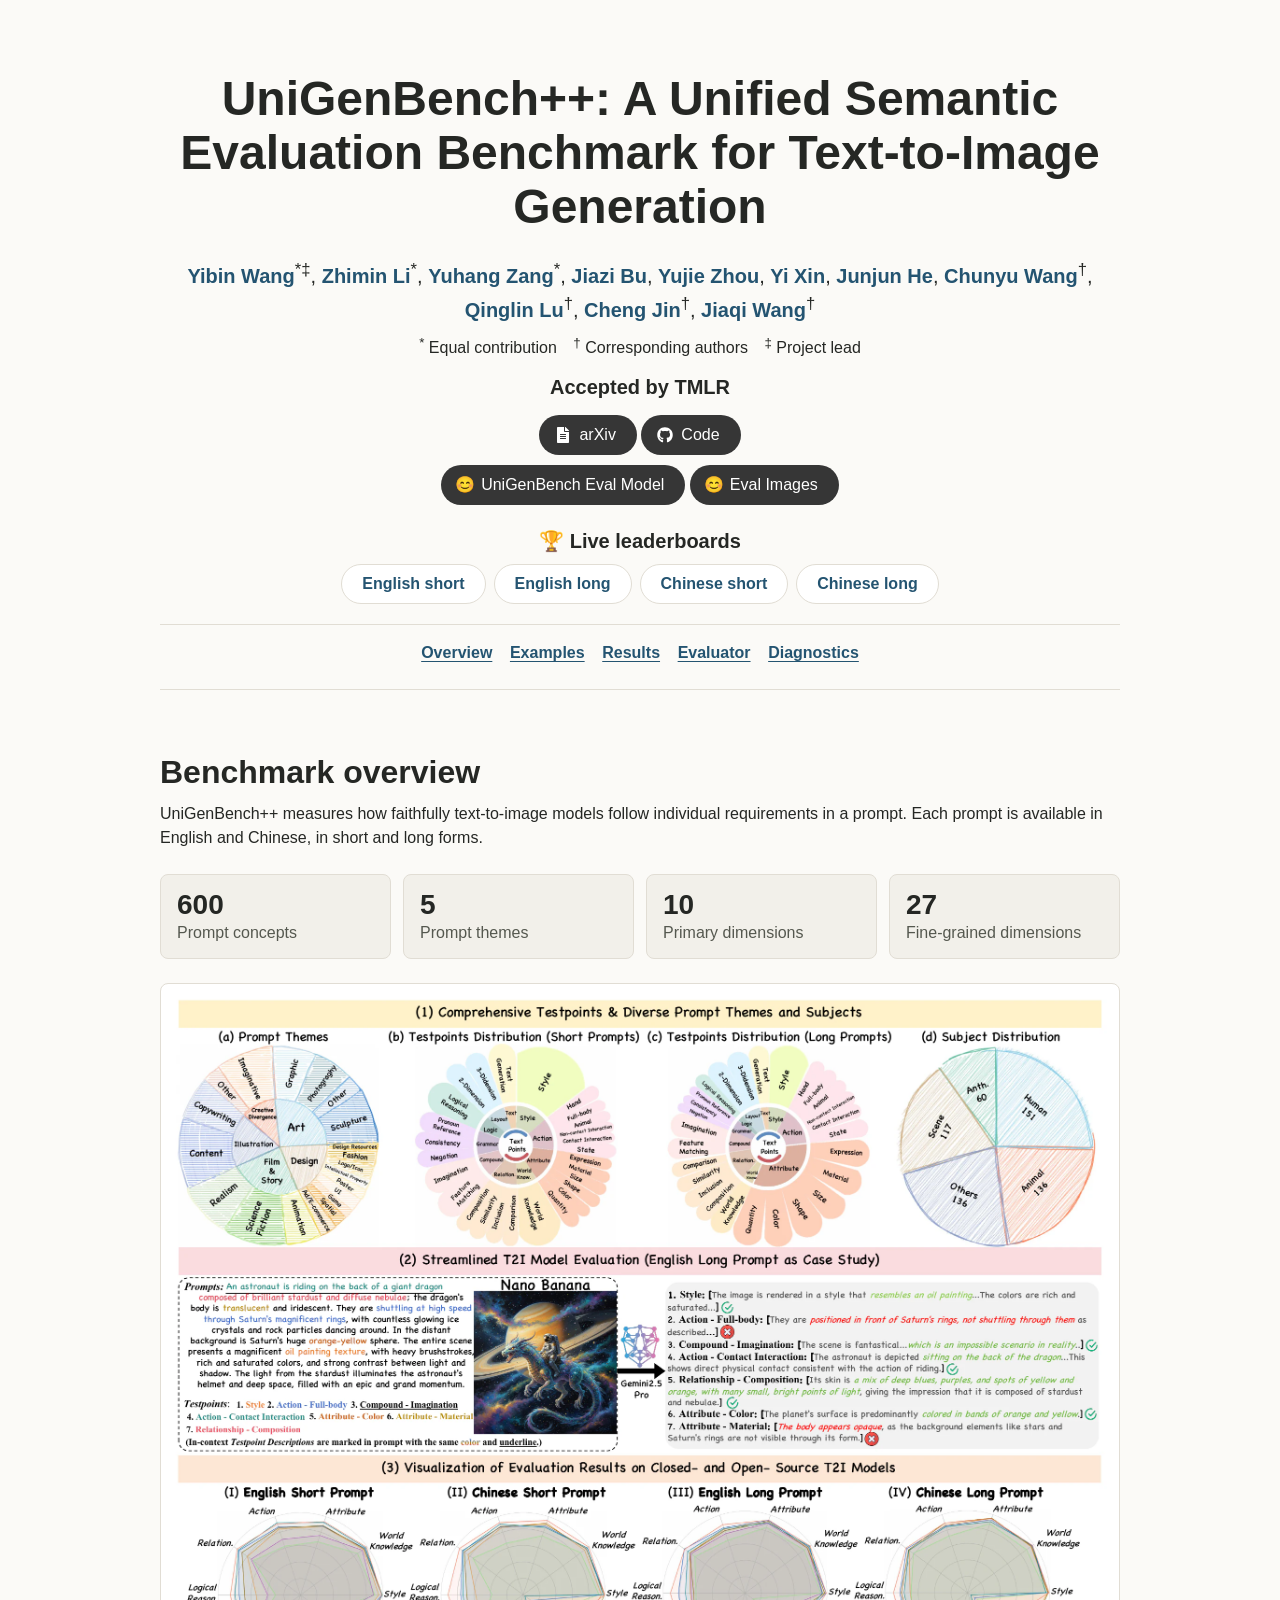
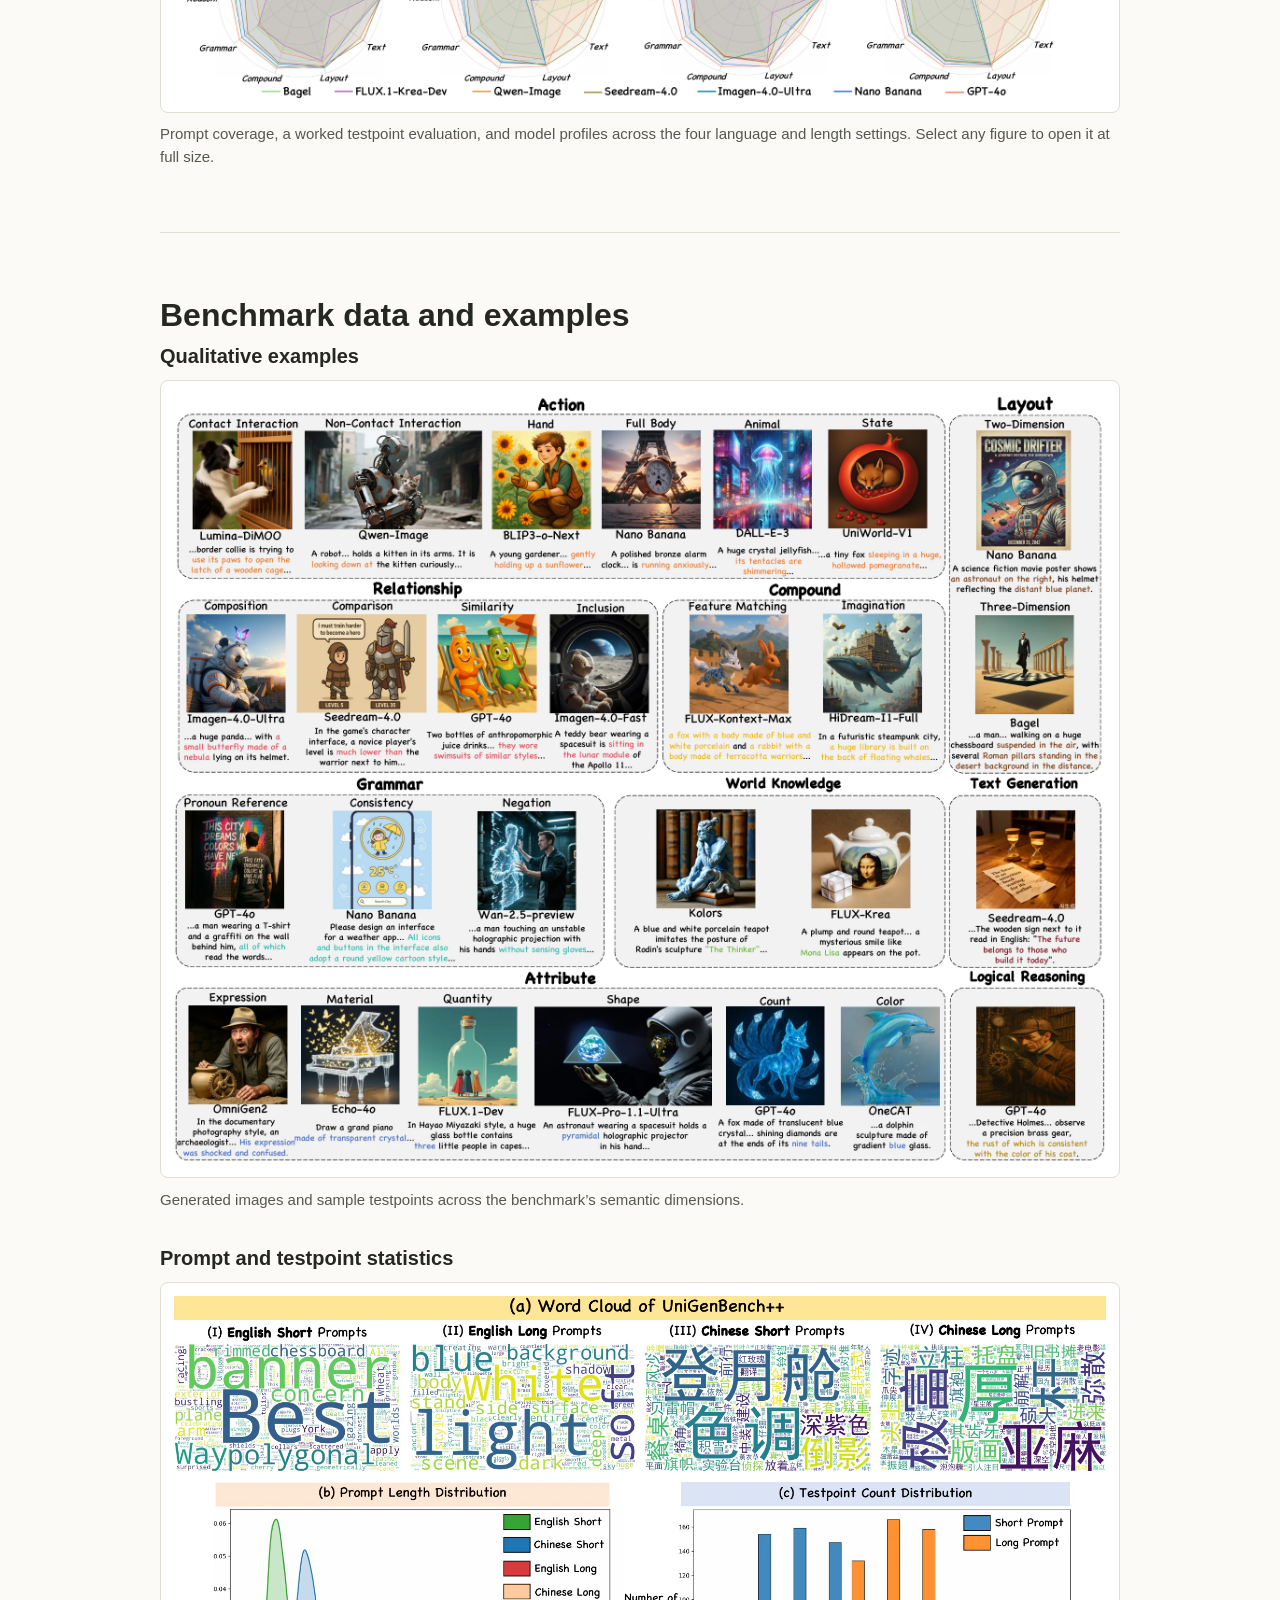
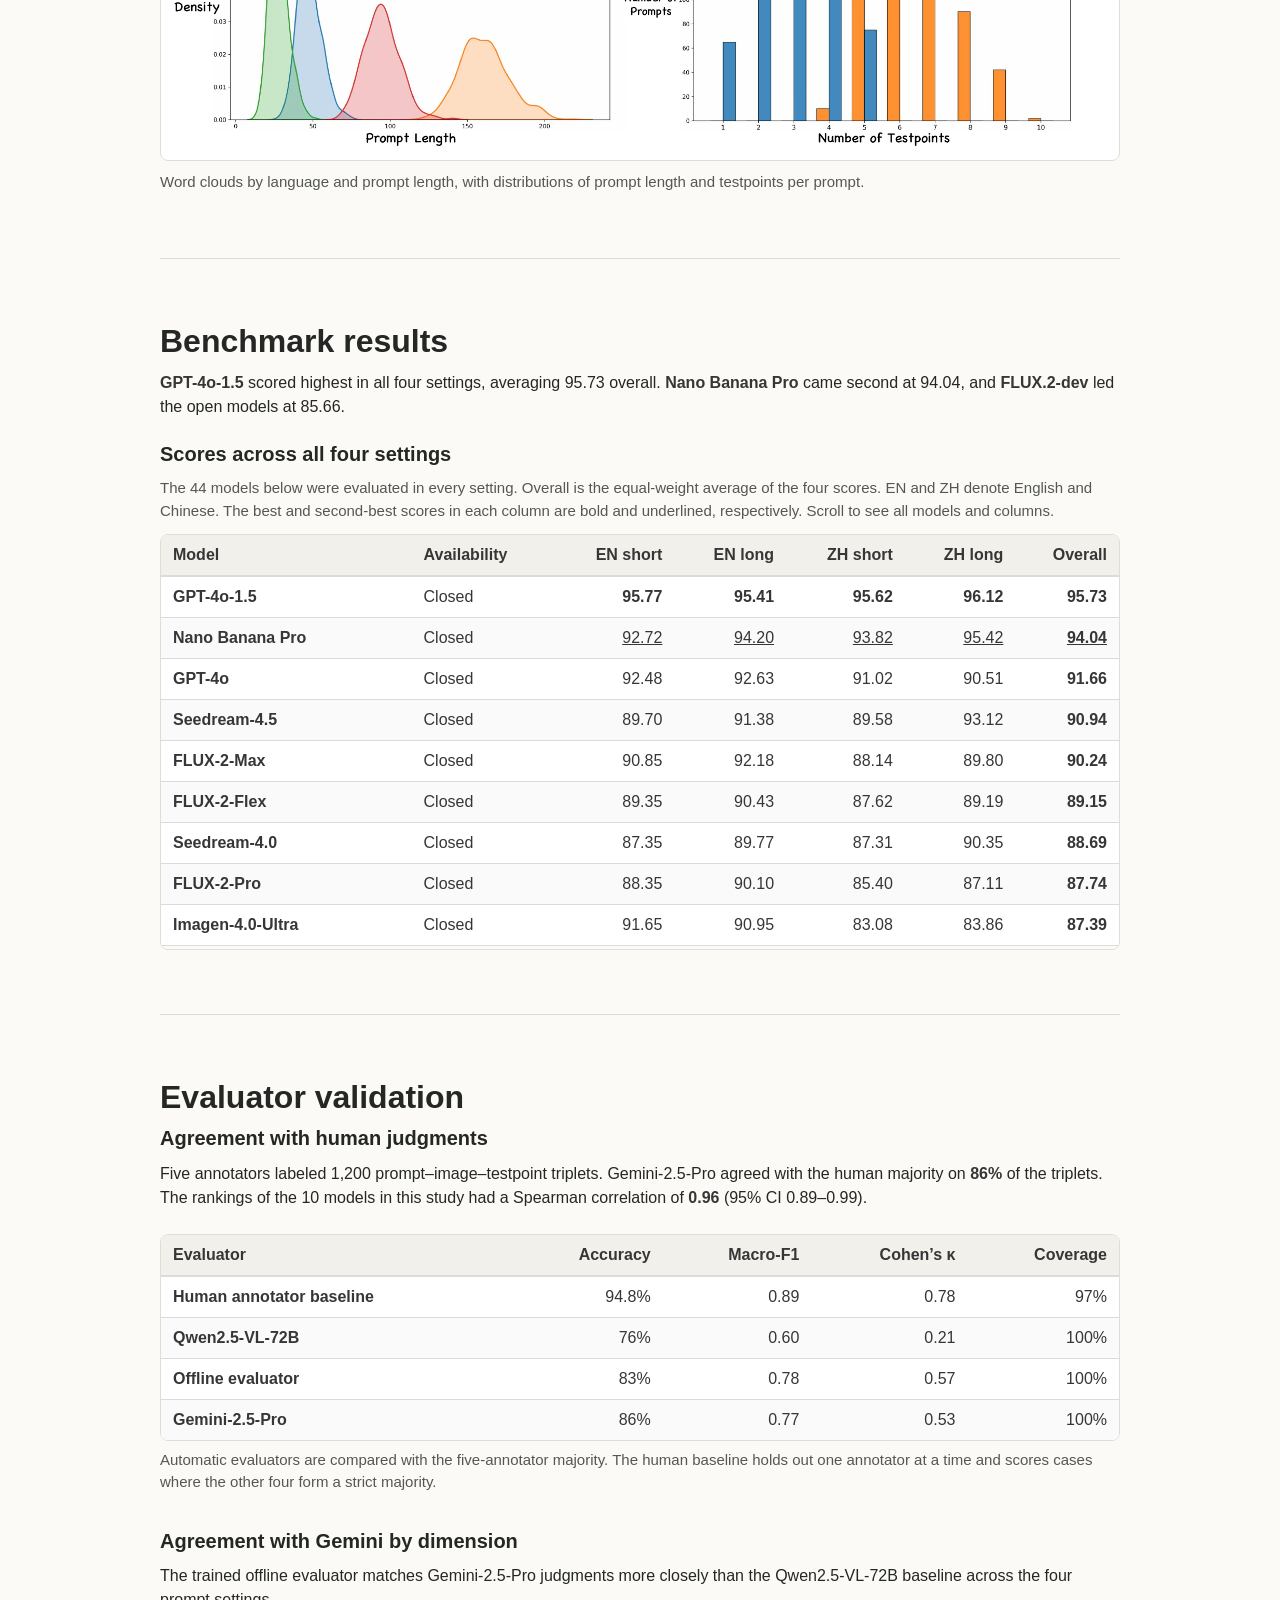
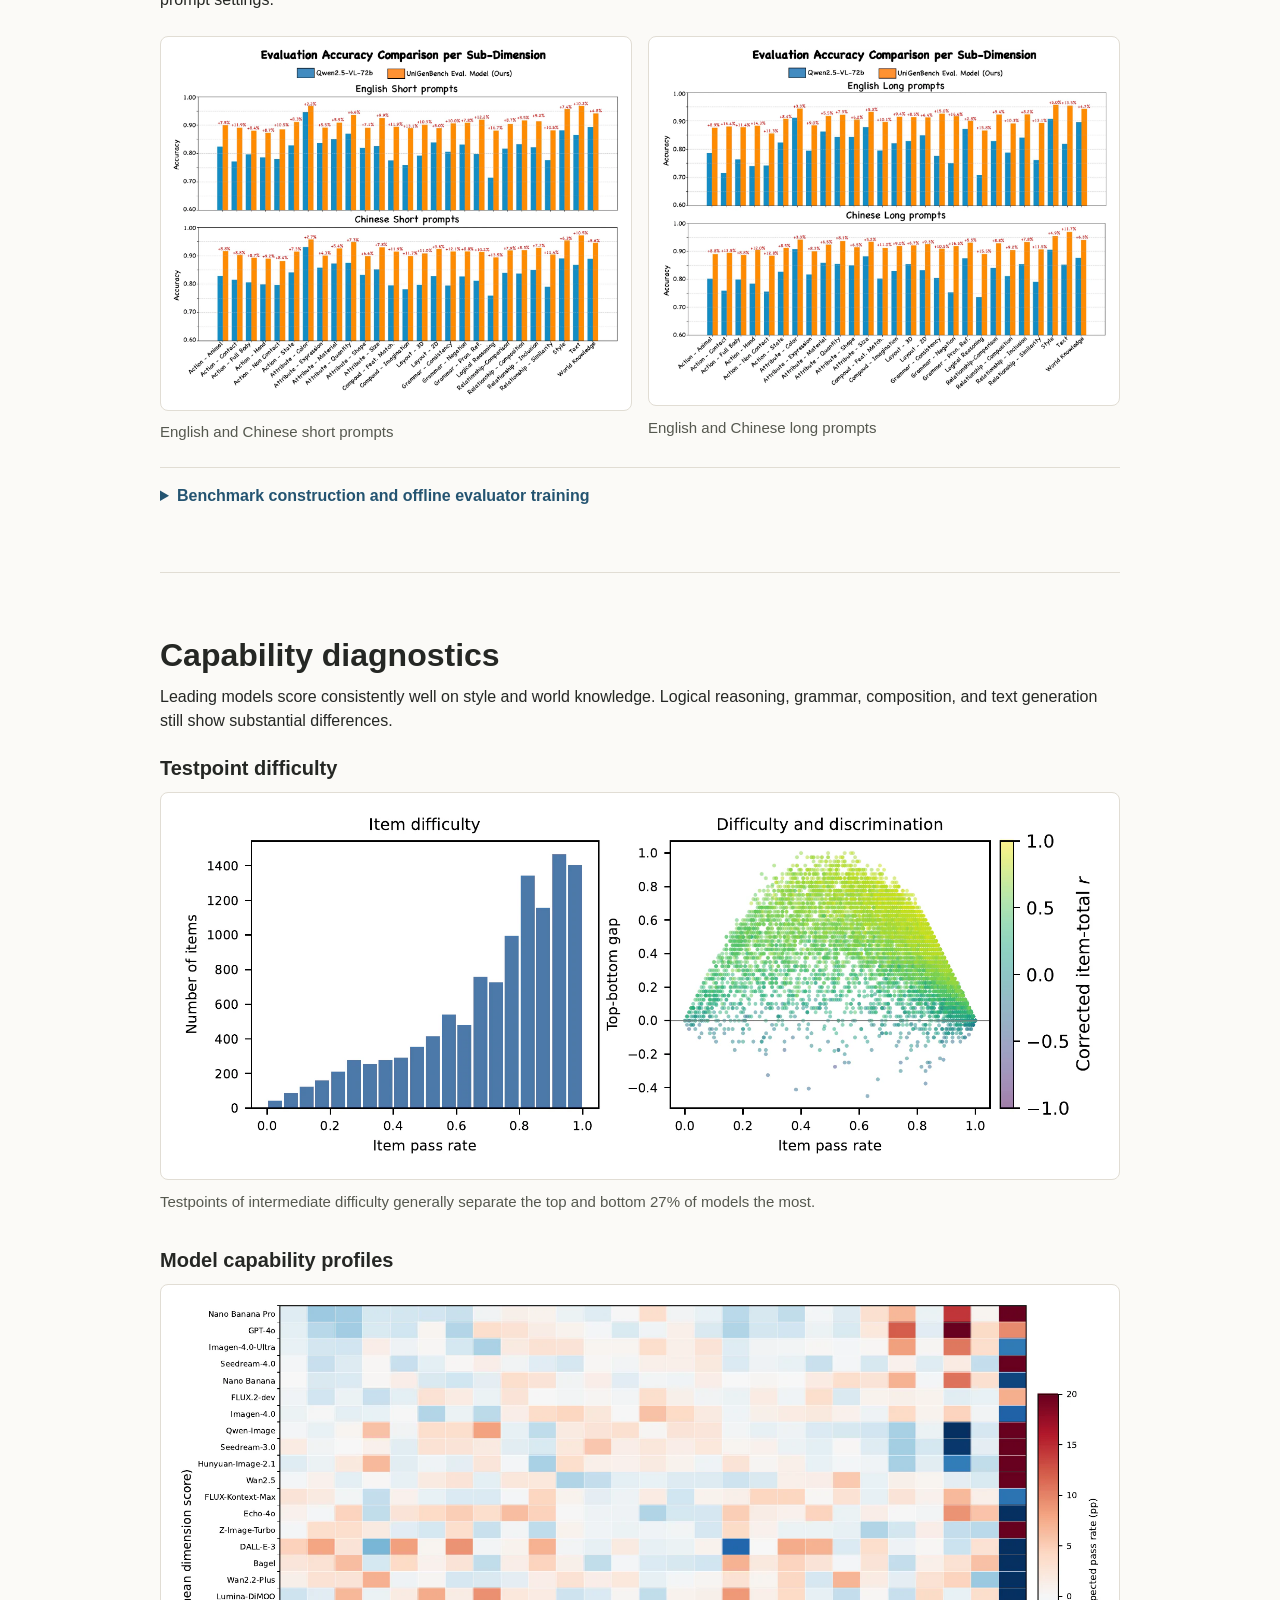
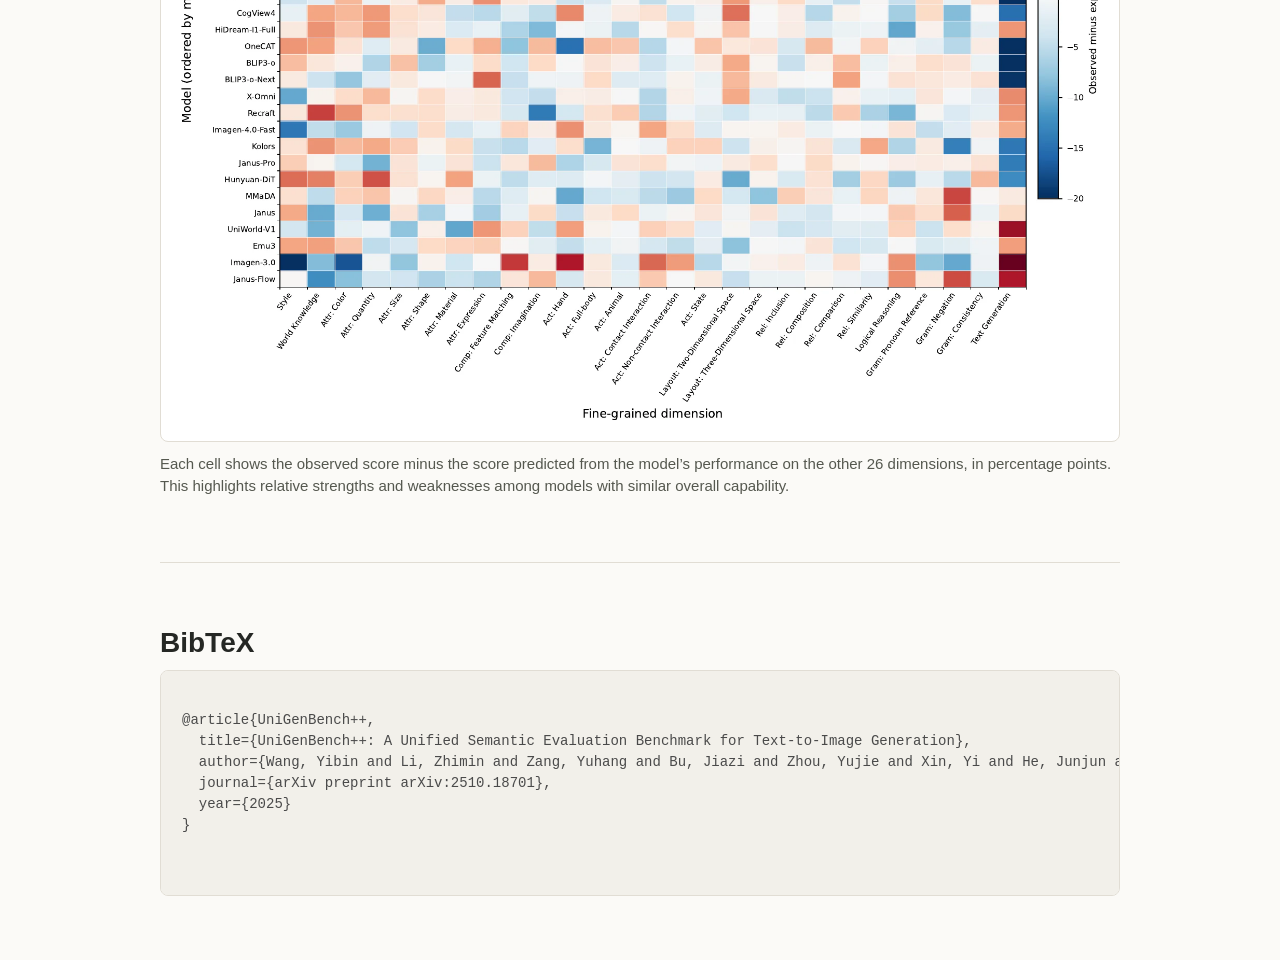
<file: docs/index.html>
<!DOCTYPE html>

<html lang="en">
<head>
  <meta charset="UTF-8">
  <meta name="description" content="UniGenBench++: A Unified Semantic Evaluation Benchmark for Text-to-Image Generation">
  <meta name="keywords" content="Text-to-image Generation,Semantic Evaluation, Benchmark">
  <meta name="viewport" content="width=device-width, initial-scale=1.0">
  <meta name="theme-color" content="#fbfaf7">
  <title>UniGenBench++</title>

  <link rel="shortcut icon" href="https://picx.zhimg.com/v2-cb40b1f8c3125f3cfb9a4538e1c0f2b7_l.jpg?source=32738c0c" type="image/x-icon">

  <link rel="stylesheet" href="./static/bulma.min.css">
  <link rel="stylesheet" href="./static/index.css?v=70b7894">
  <script defer src="./static/fontawesome.all.min.js"></script>
</head>
<body>

<section class="hero project-hero">
  <div class="hero-body">
    <div class="container is-max-desktop">
      <div class="columns is-centered">
        <div class="column has-text-centered">
          <h1 class="title is-1 publication-title is-bold">
            UniGenBench++: A Unified Semantic Evaluation Benchmark for Text-to-Image Generation
          </h1>
          <div class="is-size-5 publication-authors">
            <span class="author-block">
              <a href="https://codegoat24.github.io/"><b>Yibin Wang</b></a><sup>*‡</sup>,
            </span>
            <span class="author-block">
              <a href="https://scholar.google.com/citations?user=Lnr1FQEAAAAJ&hl=zh-CN"><b>Zhimin Li</b></a><sup>*</sup>,
            </span>
            <span class="author-block">
              <a href="https://yuhangzang.github.io/"><b>Yuhang Zang</b></a><sup>*</sup>,
            </span>
            <span class="author-block">
              <a href="https://scholar.google.com.hk/citations?user=a8h9Di4AAAAJ&hl=zh-TW"><b>Jiazi Bu</b></a>,
            </span>
            <span class="author-block">
              <a href="https://scholar.google.com.hk/citations?user=XLnXvPwAAAAJ&hl=zh-TW"><b>Yujie Zhou</b></a>,
            </span>
            <span class="author-block">
              <a href="https://scholar.google.com/citations?user=FbJyUYoAAAAJ&hl=zh-CN"><b>Yi Xin</b></a>,
            </span>
            <span class="author-block">
              <a href="https://scholar.google.com/citations?user=Z4LgebkAAAAJ&hl=zh-CN"><b>Junjun He</b></a>,
            </span>
            <span class="author-block">
              <a href="https://scholar.google.com/citations?user=VXQV5xwAAAAJ&hl=en"><b>Chunyu Wang</b></a><sup>†</sup>,
            </span>
            <span class="author-block">
              <a href="https://openreview.net/profile?id=%7EQinglin_Lu2"><b>Qinglin Lu</b></a><sup>†</sup>,
            </span>
            <span class="author-block">
              <a href="https://cjinfdu.github.io/"><b>Cheng Jin</b></a><sup>†</sup>,
            </span>
            <span class="author-block">
              <a href="https://myownskyw7.github.io/"><b>Jiaqi Wang</b></a><sup>†</sup>
            </span>
          </div>
          <div class="is-size-6 publication-authors mt-2">
            <span class="author-block mr-3"><sup>*</sup> Equal contribution</span>
            <span class="author-block mr-3"><sup>†</sup> Corresponding authors</span>
            <span class="author-block"><sup>‡</sup> Project lead</span>
          </div>
          <div class="column has-text-centered">
            <p class="is-size-5 has-text-weight-bold mb-2">Accepted by TMLR</p>
            <div class="publication-links">
              <span class="link-block">
                <a href="https://arxiv.org/pdf/2510.18701" class="external-link button is-normal is-rounded is-dark">
                  <span class="icon">
                    <i class="fas fa-file-alt" aria-hidden="true"></i>
                  </span>
                  <span>arXiv</span>
                </a>
              </span>
              <span class="link-block">
                <a href="https://github.com/CodeGoat24/UniGenBench" class="external-link button is-normal is-rounded is-dark">
                  <span class="icon">
                    <i class="fab fa-github" aria-hidden="true"></i>
                  </span>
                  <span>Code</span>
                </a>
              </span>
              <br>
              <span class="link-block">
                <a href="https://huggingface.co/CodeGoat24/UniGenBench-EvalModel-qwen-72b-v1" class="external-link button is-normal is-rounded is-dark">
                  <span class="icon">
                      😊
                  </span>
                  <span>UniGenBench Eval Model</span>
                  </a>
              </span>
              <span class="link-block">
                <a href="https://huggingface.co/datasets/CodeGoat24/UniGenBench-Eval-Images" class="external-link button is-normal is-rounded is-dark">
                  <span class="icon">
                      😊
                  </span>
                  <span>Eval Images</span>
                  </a>
              </span>
            </div>
          </div>
          <nav class="hero-leaderboards" aria-labelledby="leaderboards-label">
            <p id="leaderboards-label"><span aria-hidden="true">🏆</span> Live leaderboards</p>
            <div class="leaderboard-links">
              <a class="button is-rounded" href="https://huggingface.co/spaces/CodeGoat24/UniGenBench_Leaderboard">English short</a>
              <a class="button is-rounded" href="https://huggingface.co/spaces/CodeGoat24/UniGenBench_Leaderboard_English_Long">English long</a>
              <a class="button is-rounded" href="https://huggingface.co/spaces/CodeGoat24/UniGenBench_Leaderboard_Chinese">Chinese short</a>
              <a class="button is-rounded" href="https://huggingface.co/spaces/CodeGoat24/UniGenBench_Leaderboard_Chinese_Long">Chinese long</a>
            </div>
          </nav>
          <nav class="research-nav" aria-label="On this page">
            <a href="#overview">Overview</a>
            <a href="#examples">Examples</a>
            <a href="#results">Results</a>
            <a href="#evaluator">Evaluator</a>
            <a href="#diagnostics">Diagnostics</a>
          </nav>
        </div>
      </div>
    </div>
  </div>
</section>

<main>
  <section class="section research-section" id="overview" aria-labelledby="overview-heading">
    <div class="container is-max-desktop">
      <h2 class="title is-3" id="overview-heading">Benchmark overview</h2>
      <p class="section-intro">UniGenBench++ measures how faithfully text-to-image models follow individual requirements in a prompt. Each prompt is available in English and Chinese, in short and long forms.</p>

      <dl class="benchmark-stats">
        <div><dt>Prompt concepts</dt><dd>600</dd></div>
        <div><dt>Prompt themes</dt><dd>5</dd></div>
        <div><dt>Primary dimensions</dt><dd>10</dd></div>
        <div><dt>Fine-grained dimensions</dt><dd>27</dd></div>
      </dl>

      <figure class="research-figure">
        <a class="figure-image" href="./static/images/benchmark-overview.webp" target="_blank" rel="noopener" aria-label="Open the full-size benchmark overview">
          <img src="./static/images/benchmark-overview.webp" width="2000" height="1507" decoding="async" alt="Prompt themes and testpoint coverage, a worked example of image evaluation, and model performance profiles across four settings">
        </a>
        <figcaption>Prompt coverage, a worked testpoint evaluation, and model profiles across the four language and length settings. Select any figure to open it at full size.</figcaption>
      </figure>
    </div>
  </section>

  <section class="section research-section" id="examples" aria-labelledby="examples-heading">
    <div class="container is-max-desktop">
      <h2 class="title is-3" id="examples-heading">Benchmark data and examples</h2>
      <h3 class="title is-5">Qualitative examples</h3>
      <figure class="research-figure">
        <a class="figure-image" href="./static/images/qualitative-examples.webp" target="_blank" rel="noopener" aria-label="Open the full-size qualitative examples">
          <img src="./static/images/qualitative-examples.webp" width="2000" height="1654" loading="lazy" decoding="async" alt="Generated images illustrating evaluation criteria for actions, relationships, composition, grammar, world knowledge, text, attributes, layout, and logic">
        </a>
        <figcaption>Generated images and sample testpoints across the benchmark’s semantic dimensions.</figcaption>
      </figure>

      <div class="research-subsection">
        <h3 class="title is-5">Prompt and testpoint statistics</h3>
        <figure class="research-figure">
          <a class="figure-image" href="./static/images/benchmark-statistics.webp" target="_blank" rel="noopener" aria-label="Open the full-size benchmark statistics">
            <img src="./static/images/benchmark-statistics.webp" width="1800" height="874" loading="lazy" decoding="async" alt="English and Chinese word clouds and distributions of prompt lengths and testpoints per prompt">
          </a>
          <figcaption>Word clouds by language and prompt length, with distributions of prompt length and testpoints per prompt.</figcaption>
        </figure>
      </div>
    </div>
  </section>

  <section class="section research-section" id="results" aria-labelledby="results-heading">
    <div class="container is-max-desktop">
      <h2 class="title is-3" id="results-heading">Benchmark results</h2>
      <p class="section-intro"><strong>GPT-4o-1.5</strong> scored highest in all four settings, averaging 95.73 overall. <strong>Nano Banana Pro</strong> came second at 94.04, and <strong>FLUX.2-dev</strong> led the open models at 85.66.</p>

      <h3 class="title is-5" id="scores-heading">Scores across all four settings</h3>
      <p class="table-note" id="scores-note">The 44 models below were evaluated in every setting. Overall is the equal-weight average of the four scores. EN and ZH denote English and Chinese. The best and second-best scores in each column are bold and underlined, respectively. Scroll to see all models and columns.</p>
      <div class="table-scroll model-scores" tabindex="0" role="region" aria-labelledby="scores-heading" aria-describedby="scores-note">
        <table class="table is-striped is-fullwidth research-table">
          <thead>
            <tr>
              <th scope="col">Model</th>
              <th scope="col">Availability</th>
              <th scope="col">EN short</th>
              <th scope="col">EN long</th>
              <th scope="col">ZH short</th>
              <th scope="col">ZH long</th>
              <th scope="col">Overall</th>
            </tr>
          </thead>
          <tbody>
            <tr><th scope="row">GPT-4o-1.5</th><td>Closed</td><td><strong>95.77</strong></td><td><strong>95.41</strong></td><td><strong>95.62</strong></td><td><strong>96.12</strong></td><td><strong>95.73</strong></td></tr>
            <tr><th scope="row">Nano Banana Pro</th><td>Closed</td><td><u>92.72</u></td><td><u>94.20</u></td><td><u>93.82</u></td><td><u>95.42</u></td><td><u>94.04</u></td></tr>
            <tr><th scope="row">GPT-4o</th><td>Closed</td><td>92.48</td><td>92.63</td><td>91.02</td><td>90.51</td><td>91.66</td></tr>
            <tr><th scope="row">Seedream-4.5</th><td>Closed</td><td>89.70</td><td>91.38</td><td>89.58</td><td>93.12</td><td>90.94</td></tr>
            <tr><th scope="row">FLUX-2-Max</th><td>Closed</td><td>90.85</td><td>92.18</td><td>88.14</td><td>89.80</td><td>90.24</td></tr>
            <tr><th scope="row">FLUX-2-Flex</th><td>Closed</td><td>89.35</td><td>90.43</td><td>87.62</td><td>89.19</td><td>89.15</td></tr>
            <tr><th scope="row">Seedream-4.0</th><td>Closed</td><td>87.35</td><td>89.77</td><td>87.31</td><td>90.35</td><td>88.69</td></tr>
            <tr><th scope="row">FLUX-2-Pro</th><td>Closed</td><td>88.35</td><td>90.10</td><td>85.40</td><td>87.11</td><td>87.74</td></tr>
            <tr><th scope="row">Imagen-4.0-Ultra</th><td>Closed</td><td>91.65</td><td>90.95</td><td>83.08</td><td>83.86</td><td>87.39</td></tr>
            <tr><th scope="row">FLUX.2-dev</th><td>Open</td><td>84.76</td><td>90.31</td><td>81.44</td><td>86.12</td><td>85.66</td></tr>
            <tr><th scope="row">Nano Banana</th><td>Closed</td><td>87.29</td><td>88.82</td><td>80.45</td><td>83.17</td><td>84.93</td></tr>
            <tr><th scope="row">Z-Image</th><td>Open</td><td>78.10</td><td>86.77</td><td>81.69</td><td>89.17</td><td>83.93</td></tr>
            <tr><th scope="row">Imagen-4.0</th><td>Closed</td><td>85.84</td><td>85.34</td><td>79.52</td><td>79.90</td><td>82.65</td></tr>
            <tr><th scope="row">Qwen-Image</th><td>Open</td><td>78.36</td><td>83.94</td><td>81.04</td><td>86.91</td><td>82.56</td></tr>
            <tr><th scope="row">Seedream-3.0</th><td>Closed</td><td>78.41</td><td>80.99</td><td>81.68</td><td>86.14</td><td>81.80</td></tr>
            <tr><th scope="row">Wan2.5</th><td>Closed</td><td>77.87</td><td>84.56</td><td>78.86</td><td>84.36</td><td>81.41</td></tr>
            <tr><th scope="row">Hunyuan-Image-2.1</th><td>Open</td><td>74.64</td><td>82.19</td><td>77.76</td><td>87.01</td><td>80.40</td></tr>
            <tr><th scope="row">FLUX.2-Klein-base-9b</th><td>Open</td><td>79.35</td><td>86.45</td><td>73.81</td><td>81.41</td><td>80.25</td></tr>
            <tr><th scope="row">FLUX.2-Klein-9b</th><td>Open</td><td>78.28</td><td>85.06</td><td>75.19</td><td>81.74</td><td>80.07</td></tr>
            <tr><th scope="row">LongCat-Image</th><td>Open</td><td>73.54</td><td>81.28</td><td>75.97</td><td>83.14</td><td>78.48</td></tr>
            <tr><th scope="row">Z-Image-Turbo</th><td>Open</td><td>71.40</td><td>80.72</td><td>74.18</td><td>83.69</td><td>77.50</td></tr>
            <tr><th scope="row">FLUX-Kontext-Max</th><td>Closed</td><td>80.00</td><td>80.88</td><td>71.85</td><td>75.24</td><td>76.99</td></tr>
            <tr><th scope="row">Echo-4o</th><td>Open</td><td>69.12</td><td>76.41</td><td>72.40</td><td>78.31</td><td>74.06</td></tr>
            <tr><th scope="row">GLM-Image</th><td>Open</td><td>67.23</td><td>75.48</td><td>70.57</td><td>79.11</td><td>73.10</td></tr>
            <tr><th scope="row">DALL-E-3</th><td>Closed</td><td>68.85</td><td>70.82</td><td>67.93</td><td>71.16</td><td>69.69</td></tr>
            <tr><th scope="row">Bagel</th><td>Open</td><td>59.91</td><td>71.26</td><td>65.69</td><td>75.75</td><td>68.15</td></tr>
            <tr><th scope="row">Wan2.2-Plus</th><td>Closed</td><td>64.82</td><td>68.76</td><td>66.96</td><td>70.05</td><td>67.65</td></tr>
            <tr><th scope="row">OmniGen2</th><td>Open</td><td>63.09</td><td>71.39</td><td>63.20</td><td>70.75</td><td>67.11</td></tr>
            <tr><th scope="row">Lumina-DiMOO</th><td>Open</td><td>71.12</td><td>71.81</td><td>58.35</td><td>63.80</td><td>66.27</td></tr>
            <tr><th scope="row">HiDream-I1-Full</th><td>Open</td><td>71.36</td><td>74.25</td><td>50.65</td><td>50.70</td><td>61.74</td></tr>
            <tr><th scope="row">CogView4</th><td>Open</td><td>56.00</td><td>67.68</td><td>55.14</td><td>68.09</td><td>61.73</td></tr>
            <tr><th scope="row">OneCAT</th><td>Open</td><td>58.28</td><td>62.80</td><td>56.77</td><td>61.40</td><td>59.81</td></tr>
            <tr><th scope="row">BLIP3-o</th><td>Open</td><td>59.57</td><td>61.01</td><td>59.25</td><td>59.25</td><td>59.77</td></tr>
            <tr><th scope="row">Recraft</th><td>Closed</td><td>62.63</td><td>60.93</td><td>57.67</td><td>56.90</td><td>59.53</td></tr>
            <tr><th scope="row">X-Omni</th><td>Open</td><td>53.77</td><td>67.00</td><td>53.69</td><td>62.18</td><td>59.16</td></tr>
            <tr><th scope="row">BLIP3-o-Next</th><td>Open</td><td>65.15</td><td>71.03</td><td>44.48</td><td>54.55</td><td>58.80</td></tr>
            <tr><th scope="row">Kolors</th><td>Open</td><td>46.07</td><td>53.60</td><td>58.80</td><td>65.12</td><td>55.90</td></tr>
            <tr><th scope="row">Janus-Pro</th><td>Open</td><td>61.36</td><td>71.11</td><td>30.83</td><td>60.21</td><td>55.88</td></tr>
            <tr><th scope="row">Hunyuan-DiT</th><td>Open</td><td>51.38</td><td>54.88</td><td>53.36</td><td>55.57</td><td>53.80</td></tr>
            <tr><th scope="row">Janus</th><td>Open</td><td>51.60</td><td>60.37</td><td>30.98</td><td>33.63</td><td>44.14</td></tr>
            <tr><th scope="row">MMaDA</th><td>Open</td><td>41.35</td><td>40.10</td><td>44.00</td><td>50.61</td><td>44.02</td></tr>
            <tr><th scope="row">UniWorld-V1</th><td>Open</td><td>63.11</td><td>69.60</td><td>15.21</td><td>21.50</td><td>42.35</td></tr>
            <tr><th scope="row">Emu3</th><td>Open</td><td>45.42</td><td>50.95</td><td>33.91</td><td>35.95</td><td>41.56</td></tr>
            <tr><th scope="row">Janus-Flow</th><td>Open</td><td>47.10</td><td>54.80</td><td>20.93</td><td>23.09</td><td>36.48</td></tr>
          </tbody>
        </table>
      </div>
    </div>
  </section>

  <section class="section research-section" id="evaluator" aria-labelledby="evaluator-heading">
    <div class="container is-max-desktop">
      <h2 class="title is-3" id="evaluator-heading">Evaluator validation</h2>
      <h3 class="title is-5" id="human-heading">Agreement with human judgments</h3>
      <p class="section-intro">Five annotators labeled 1,200 prompt–image–testpoint triplets. Gemini-2.5-Pro agreed with the human majority on <strong>86%</strong> of the triplets. The rankings of the 10 models in this study had a Spearman correlation of <strong>0.96</strong> (95% CI 0.89–0.99).</p>
      <div class="table-scroll" tabindex="0" role="region" aria-labelledby="human-heading" aria-describedby="human-note">
        <table class="table is-striped is-fullwidth research-table">
          <thead>
            <tr>
              <th scope="col">Evaluator</th>
              <th scope="col">Accuracy</th>
              <th scope="col">Macro-F1</th>
              <th scope="col">Cohen’s κ</th>
              <th scope="col">Coverage</th>
            </tr>
          </thead>
          <tbody>
            <tr><th scope="row">Human annotator baseline</th><td>94.8%</td><td>0.89</td><td>0.78</td><td>97%</td></tr>
            <tr><th scope="row">Qwen2.5-VL-72B</th><td>76%</td><td>0.60</td><td>0.21</td><td>100%</td></tr>
            <tr><th scope="row">Offline evaluator</th><td>83%</td><td>0.78</td><td>0.57</td><td>100%</td></tr>
            <tr><th scope="row">Gemini-2.5-Pro</th><td>86%</td><td>0.77</td><td>0.53</td><td>100%</td></tr>
          </tbody>
        </table>
      </div>
      <p class="table-note" id="human-note">Automatic evaluators are compared with the five-annotator majority. The human baseline holds out one annotator at a time and scores cases where the other four form a strict majority.</p>

      <div class="research-subsection">
        <h3 class="title is-5">Agreement with Gemini by dimension</h3>
        <p class="section-intro">The trained offline evaluator matches Gemini-2.5-Pro judgments more closely than the Qwen2.5-VL-72B baseline across the four prompt settings.</p>
        <div class="figure-pair">
          <figure class="research-figure">
            <a class="figure-image" href="./static/images/evaluator-short-prompts.webp" target="_blank" rel="noopener" aria-label="Open the full-size short-prompt evaluator comparison">
              <img src="./static/images/evaluator-short-prompts.webp" width="1500" height="1171" loading="lazy" decoding="async" alt="Bar charts of agreement with Gemini for each evaluated dimension on English and Chinese short prompts">
            </a>
            <figcaption>English and Chinese short prompts</figcaption>
          </figure>
          <figure class="research-figure">
            <a class="figure-image" href="./static/images/evaluator-long-prompts.webp" target="_blank" rel="noopener" aria-label="Open the full-size long-prompt evaluator comparison">
              <img src="./static/images/evaluator-long-prompts.webp" width="1500" height="1156" loading="lazy" decoding="async" alt="Bar charts of agreement with Gemini for each evaluated dimension on English and Chinese long prompts">
            </a>
            <figcaption>English and Chinese long prompts</figcaption>
          </figure>
        </div>
      </div>

      <details class="pipeline-details">
        <summary>Benchmark construction and offline evaluator training</summary>
        <figure class="research-figure research-figure-narrow">
          <a class="figure-image" href="./static/images/evaluation-pipeline.webp" target="_blank" rel="noopener" aria-label="Open the full-size benchmark and evaluator pipeline">
            <img src="./static/images/evaluation-pipeline.webp" width="1440" height="2039" loading="lazy" decoding="async" alt="Pipeline for constructing prompts and testpoints, training the offline evaluator, and evaluating example images in English and Chinese">
          </a>
          <figcaption>How prompts and testpoints are constructed, how the offline evaluator is trained, and how it scores sample images in both languages.</figcaption>
        </figure>
      </details>
    </div>
  </section>

  <section class="section research-section" id="diagnostics" aria-labelledby="diagnostics-heading">
    <div class="container is-max-desktop">
      <h2 class="title is-3" id="diagnostics-heading">Capability diagnostics</h2>
      <p class="section-intro">Leading models score consistently well on style and world knowledge. Logical reasoning, grammar, composition, and text generation still show substantial differences.</p>

      <h3 class="title is-5">Testpoint difficulty</h3>
      <figure class="research-figure">
        <a class="figure-image" href="./static/images/testpoint-difficulty.webp" target="_blank" rel="noopener" aria-label="Open the full-size testpoint difficulty analysis">
          <img src="./static/images/testpoint-difficulty.webp" width="1800" height="698" loading="lazy" decoding="async" alt="Distribution of testpoint pass rates and the performance gap between top and bottom model groups at different pass rates">
        </a>
        <figcaption>Testpoints of intermediate difficulty generally separate the top and bottom 27% of models the most.</figcaption>
      </figure>

      <div class="research-subsection">
        <h3 class="title is-5">Model capability profiles</h3>
        <figure class="research-figure">
          <a class="figure-image" href="./static/images/residual-capabilities.webp" target="_blank" rel="noopener" aria-label="Open the full-size model capability profiles">
            <img src="./static/images/residual-capabilities.webp" width="1800" height="1412" loading="lazy" decoding="async" alt="Heatmap of the difference between observed and predicted scores for each model and fine-grained dimension">
          </a>
          <figcaption>Each cell shows the observed score minus the score predicted from the model’s performance on the other 26 dimensions, in percentage points. This highlights relative strengths and weaknesses among models with similar overall capability.</figcaption>
        </figure>
      </div>
    </div>
  </section>

<section class="section research-section" id="BibTeX">
  <div class="container is-max-desktop content">
    <h2 class="title">BibTeX</h2>
    <pre><code>
@article{UniGenBench++,
  title={UniGenBench++: A Unified Semantic Evaluation Benchmark for Text-to-Image Generation},
  author={Wang, Yibin and Li, Zhimin and Zang, Yuhang and Bu, Jiazi and Zhou, Yujie and Xin, Yi and He, Junjun and Wang, Chunyu and Lu, Qinglin and Jin, Cheng and others},
  journal={arXiv preprint arXiv:2510.18701},
  year={2025}
}

    </code></pre>
  </div>
</section>
</main>

</body>
</html>
</file>
<file: docs/static/index.css>
:root {
  --project-page: #fbfaf7;
  --project-surface: #f2f0ea;
  --project-border: #e1ddd4;
  --project-ink: #252724;
  --project-muted: #55584f;
  --project-link: #245471;
}

html {
  background: var(--project-page);
}

body {
  color: var(--project-ink);
  font-family: 'Noto Sans', sans-serif;
}


.footer .icon-link {
    font-size: 25px;
    color: #000;
}

.link-block a {
    margin-top: 5px;
    margin-bottom: 5px;
}

.mathvista {
  font-variant: small-caps;
  font-weight: bold;
}


.teaser .hero-body {
  padding-top: 0;
  padding-bottom: 3rem;
}

.teaser {
  font-family: 'Google Sans', sans-serif;
}


.publication-title {
}

.publication-banner {
  max-height: parent;

}

.publication-banner video {
  position: relative;
  left: auto;
  top: auto;
  transform: none;
  object-fit: fit;
}

.publication-header .hero-body {
}

.publication-title {
    font-family: 'Google Sans', sans-serif;
}

.publication-authors {
    font-family: 'Google Sans', sans-serif;
}

.publication-venue {
    color: #555;
    width: fit-content;
    font-weight: bold;
}

.publication-awards {
    color: #ff3860;
    width: fit-content;
    font-weight: bolder;
}

.publication-authors {
}

.publication-authors a {
   color: var(--project-link);
}

.publication-authors a:hover {
    text-decoration: underline;
}

.author-block {
  display: inline-block;
}

.publication-banner img {
}

.publication-authors {
  /*color: #4286f4;*/
}

.publication-video {
    position: relative;
    width: 100%;
    height: 0;
    padding-bottom: 56.25%;

    overflow: hidden;
    border-radius: 10px !important;
}

.publication-video iframe {
    position: absolute;
    top: 0;
    left: 0;
    width: 100%;
    height: 100%;
}

.publication-body img {
}

.results-carousel {
  overflow: hidden;
}

/* .results-carousel .item {
  margin: 20px;
  overflow: hidden;
  border: 1px solid #bbb;
  border-radius: 10px;
  padding: 5px;
  font-size: 0;
} */

.stats-image {
  max-height: 250px;
}

#org-banners {
  display:flex;
  flex-direction: row;
  justify-content: center;
  align-items: center;
  flex-wrap: wrap;
}

.org-banner {
  /* margin: 5px; */
  max-width: 100%;
  height: 6em;
  margin: 10px;
  padding: 10px;
}

@media screen and (max-width: 768px) {
  #org-banners {
    flex-direction: column;
    justify-content: space-around;
  }
}

.project-hero .hero-body {
  padding: clamp(2.5rem, 6vw, 4.5rem) 1.25rem 1.5rem;
}

.project-hero .publication-title {
  color: var(--project-ink);
  font-size: clamp(1.85rem, 4.5vw, 3rem);
  line-height: 1.12;
}

.research-nav,
.leaderboard-links {
  display: flex;
  flex-wrap: wrap;
  align-items: center;
  justify-content: center;
  gap: 0.5rem 1.1rem;
}

.research-nav {
  border-top: 1px solid var(--project-border);
  padding-top: 1rem;
}

.research-nav a {
  color: var(--project-link);
  font-weight: 600;
  text-decoration: underline;
  text-underline-offset: 0.2em;
}

.research-section {
  padding: 0 1.25rem;
  scroll-margin-top: 1rem;
}

.research-section > .container {
  border-top: 1px solid var(--project-border);
  padding-block: clamp(2.5rem, 6vw, 4rem);
}

.research-section .title {
  color: var(--project-ink);
  margin-bottom: 0.75rem;
}

.section-intro {
  margin-bottom: 1.5rem;
}

.research-subsection {
  margin-top: 2.25rem;
}

.benchmark-stats {
  display: grid;
  grid-template-columns: repeat(4, minmax(0, 1fr));
  gap: 0.75rem;
  margin: 0 0 1.5rem;
}

.benchmark-stats div {
  display: flex;
  flex-direction: column-reverse;
  padding: 0.8rem 1rem;
  border: 1px solid var(--project-border);
  border-radius: 0.5rem;
  background: var(--project-surface);
}

.benchmark-stats dt {
  color: var(--project-muted);
}

.benchmark-stats dd {
  color: var(--project-ink);
  font-size: 1.75rem;
  font-weight: 700;
  line-height: 1.2;
}

.research-figure {
  margin: 0;
}

.research-figure-narrow .figure-image {
  max-width: 42rem;
  margin-inline: auto;
}

.research-figure-narrow figcaption {
  text-align: center;
}

.figure-image {
  display: block;
  padding: clamp(0.25rem, 1vw, 0.75rem);
  border: 1px solid var(--project-border);
  border-radius: 0.5rem;
  background: #fff;
}

.figure-image:hover {
  border-color: #8a887e;
}

.figure-image img {
  display: block;
  width: 100%;
  height: auto;
}

.research-figure figcaption,
.table-note {
  color: var(--project-muted);
  font-size: 0.9375rem;
}

.research-figure figcaption {
  margin-top: 0.65rem;
}

.table-note {
  margin: 0.5rem 0 0.75rem;
}

.figure-pair {
  display: grid;
  grid-template-columns: repeat(2, minmax(0, 1fr));
  gap: 1rem;
}

.table-scroll {
  overflow: auto;
  border: 1px solid var(--project-border);
  border-radius: 0.5rem;
}

.model-scores {
  max-height: 26rem;
}

.research-table {
  margin: 0;
  font-variant-numeric: tabular-nums;
}

.research-table th,
.research-table td {
  white-space: nowrap;
}

.research-table th[scope="row"] {
  font-weight: 600;
  position: sticky;
  left: 0;
  background: #fff;
}

.research-table th[scope="col"] {
  position: sticky;
  top: 0;
  z-index: 1;
  background: var(--project-surface);
}

.research-table :is(th, td):nth-child(n + 2) {
  text-align: right;
}

.model-scores .research-table :is(th, td):nth-child(2) {
  text-align: left;
}

.research-table tbody tr:nth-child(even) th[scope="row"] {
  background: #fafafa;
}

.research-table th[scope="col"]:first-child {
  left: 0;
  z-index: 2;
}

.model-scores td:last-child {
  font-weight: 600;
}

.hero-leaderboards {
  margin: 0.25rem 0 1.25rem;
}

.hero-leaderboards p {
  margin-bottom: 0.5rem;
  color: var(--project-ink);
  font-size: 1.25rem;
  font-weight: 700;
}

.leaderboard-links {
  gap: 0.5rem;
}

.leaderboard-links .button {
  border-color: var(--project-border);
  background: #fff;
  color: var(--project-link);
  font-weight: 600;
}

.leaderboard-links .button:hover {
  border-color: #8a887e;
  background: var(--project-surface);
}

.pipeline-details {
  margin-top: 1.5rem;
  border-top: 1px solid var(--project-border);
  padding-top: 1rem;
}

.pipeline-details summary {
  color: var(--project-link);
  cursor: pointer;
  font-weight: 600;
}

.pipeline-details figure {
  margin-top: 0.75rem;
}

.research-nav a:focus-visible,
.leaderboard-links a:focus-visible,
.figure-image:focus-visible,
.table-scroll:focus-visible,
.pipeline-details summary:focus-visible {
  outline: 2px solid var(--project-link);
  outline-offset: 3px;
}

#BibTeX pre {
  border: 1px solid var(--project-border);
  border-radius: 0.5rem;
  background: var(--project-surface);
}

@media screen and (max-width: 640px) {
  .benchmark-stats {
    grid-template-columns: repeat(2, minmax(0, 1fr));
  }

  .figure-pair {
    grid-template-columns: 1fr;
  }

  .leaderboard-links {
    display: grid;
    grid-template-columns: repeat(2, minmax(0, max-content));
  }

  .research-section .title.is-3 {
    font-size: 1.65rem;
  }
}
</file>
